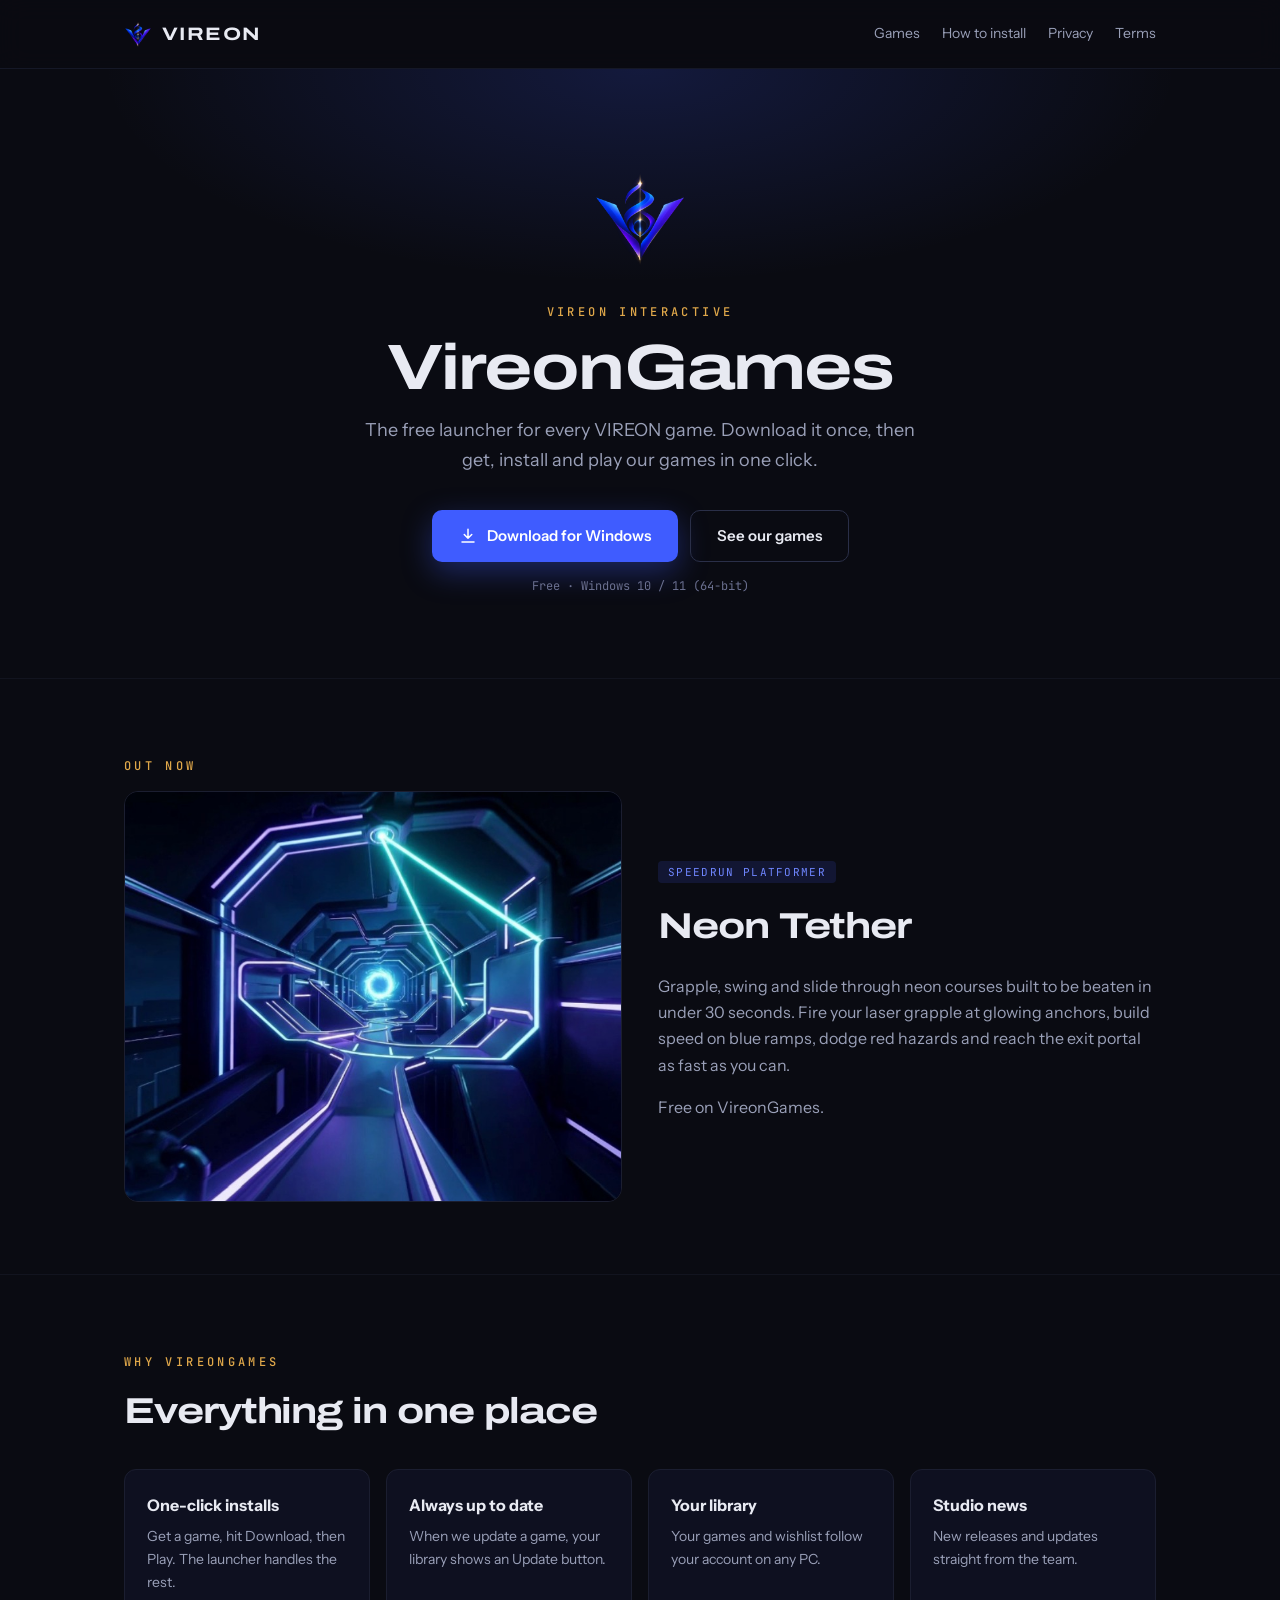
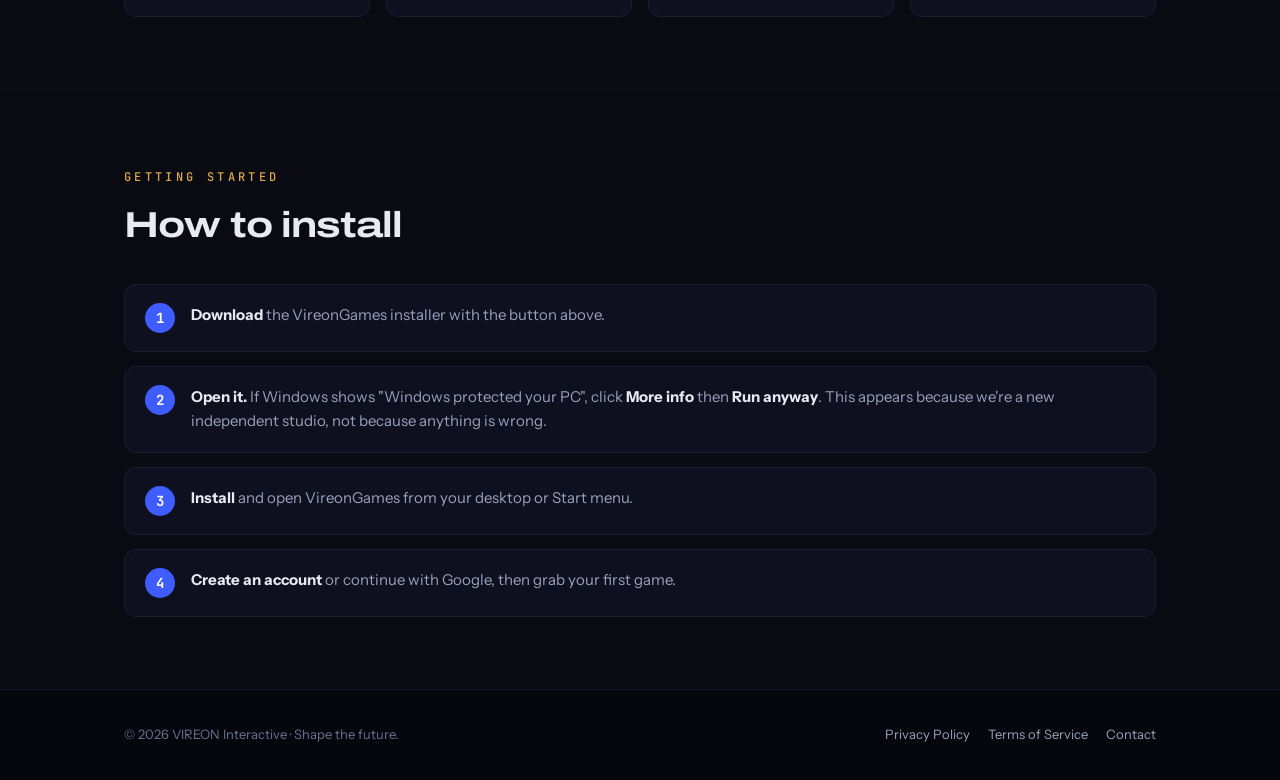
<file: index.html>
<!doctype html>
<html lang="en">
<head>
<meta charset="utf-8">
<meta name="viewport" content="width=device-width, initial-scale=1">
<title>VireonGames — Download the launcher</title>
<meta name="description" content="VireonGames is the free game launcher from VIREON Interactive. Download it for Windows and play Neon Tether.">
<link rel="icon" href="assets/favicon.png">
<link rel="preconnect" href="https://fonts.googleapis.com">
<link rel="preconnect" href="https://fonts.gstatic.com" crossorigin>
<link rel="stylesheet" href="https://fonts.googleapis.com/css2?family=Archivo:wdth,wght@125,700&family=Instrument+Sans:wght@400;500;600&family=JetBrains+Mono:wght@400;500&display=swap">
<link rel="stylesheet" href="style.css">
</head>
<body>
<header><div class="wrap">
  <a class="brand" href="./"><img src="assets/emblem.png" alt=""><span>VIREON</span></a>
  <nav><a href="#games">Games</a><a href="#install">How to install</a><a href="privacy.html">Privacy</a><a href="terms.html">Terms</a></nav>
</div></header>

<main>
  <div class="hero"><div class="wrap">
    <img class="emblem" src="assets/emblem.png" alt="VIREON emblem">
    <span class="eyebrow">VIREON Interactive</span>
    <h1 class="display">VireonGames</h1>
    <p class="lead">The free launcher for every VIREON game. Download it once, then get, install and play our games in one click.</p>
    <div class="actions">
      <a class="btn btn-blue" id="download" href="#install">
        <svg width="18" height="18" viewBox="0 0 24 24" fill="none" stroke="currentColor" stroke-width="2" stroke-linecap="round" stroke-linejoin="round"><path d="M12 3v12M7 10l5 5 5-5M4 20h16"/></svg>
        Download for Windows
      </a>
      <a class="btn btn-outline" href="#games">See our games</a>
    </div>
    <p class="note">Free · Windows 10 / 11 (64-bit)</p>
  </div></div>

  <section id="games"><div class="wrap">
    <span class="eyebrow">Out now</span>
    <div class="game" style="margin-top: 14px">
      <img src="assets/neon_tether.jpg" alt="Neon Tether key art">
      <div>
        <span class="tag">SPEEDRUN PLATFORMER</span>
        <h2 class="display" style="margin: 14px 0 12px">Neon Tether</h2>
        <p>Grapple, swing and slide through neon courses built to be beaten in under 30 seconds. Fire your laser grapple at glowing anchors, build speed on blue ramps, dodge red hazards and reach the exit portal as fast as you can.</p>
        <p>Free on VireonGames.</p>
      </div>
    </div>
  </div></section>

  <section><div class="wrap">
    <span class="eyebrow">Why VireonGames</span>
    <h2 class="display">Everything in one place</h2>
    <div class="cards">
      <div class="card"><b>One-click installs</b><p>Get a game, hit Download, then Play. The launcher handles the rest.</p></div>
      <div class="card"><b>Always up to date</b><p>When we update a game, your library shows an Update button.</p></div>
      <div class="card"><b>Your library</b><p>Your games and wishlist follow your account on any PC.</p></div>
      <div class="card"><b>Studio news</b><p>New releases and updates straight from the team.</p></div>
    </div>
  </div></section>

  <section id="install"><div class="wrap">
    <span class="eyebrow">Getting started</span>
    <h2 class="display">How to install</h2>
    <ol class="steps">
      <li><span><b>Download</b> the VireonGames installer with the button above.</span></li>
      <li><span><b>Open it.</b> If Windows shows "Windows protected your PC", click <b>More info</b> then <b>Run anyway</b>. This appears because we're a new independent studio, not because anything is wrong.</span></li>
      <li><span><b>Install</b> and open VireonGames from your desktop or Start menu.</span></li>
      <li><span><b>Create an account</b> or continue with Google, then grab your first game.</span></li>
    </ol>
  </div></section>
</main>

<footer><div class="wrap">
  <span>© <span id="year">2026</span> VIREON Interactive · Shape the future.</span>
  <nav><a href="privacy.html">Privacy Policy</a><a href="terms.html">Terms of Service</a><a href="mailto:vireoninteractive@gmail.com">Contact</a></nav>
</div></footer>

<script>
  // The download button always points at the newest installer in this site's GitHub Releases.
  (function () {
    var host = location.hostname;
    var m = host.match(/^([a-z0-9-]+)\.github\.io$/i);
    if (m) {
      var user = m[1];
      var repo = location.pathname.split('/').filter(Boolean)[0] || (user + '.github.io');
      document.getElementById('download').href =
        'https://github.com/' + user + '/' + repo + '/releases/latest/download/VireonGames-Setup.exe';
    }
    document.getElementById('year').textContent = new Date().getFullYear();
  })();
</script>
</body>
</html>
</file>
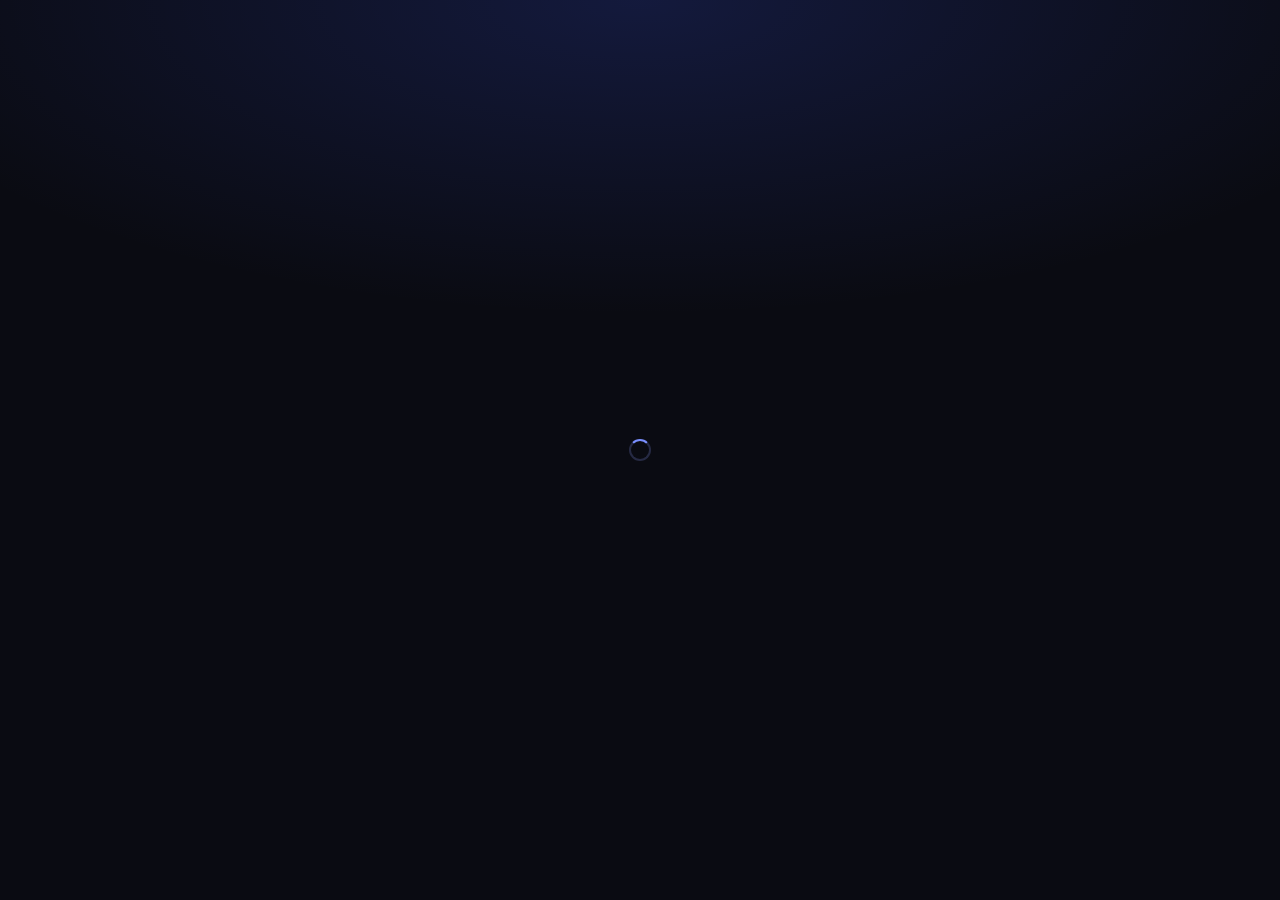
<file: owner/index.html>
<!doctype html>
<html lang="en">
<head>
<meta charset="utf-8">
<meta name="viewport" content="width=device-width, initial-scale=1, viewport-fit=cover">
<meta name="robots" content="noindex, nofollow">
<meta name="theme-color" content="#0A0B12">
<meta name="apple-mobile-web-app-capable" content="yes">
<meta name="mobile-web-app-capable" content="yes">
<meta name="apple-mobile-web-app-status-bar-style" content="black-translucent">
<meta name="apple-mobile-web-app-title" content="Vireon Owner">
<title>VireonGames Owner</title>
<link rel="manifest" href="manifest.webmanifest">
<link rel="apple-touch-icon" href="icons/apple-touch-icon.png">
<link rel="icon" href="icons/icon-192.png">
<link rel="preconnect" href="https://fonts.googleapis.com">
<link rel="preconnect" href="https://fonts.gstatic.com" crossorigin>
<link rel="stylesheet" href="https://fonts.googleapis.com/css2?family=Archivo:wdth,wght@125,700&family=Instrument+Sans:wght@400;500;600;700&family=JetBrains+Mono:wght@400;500;700&display=swap">
<link rel="stylesheet" href="owner.css">
</head>
<body>
<div id="app"></div>
<div id="toast" hidden></div>
<script src="supabase.js"></script>
<script src="owner.js"></script>
</body>
</html>
</file>
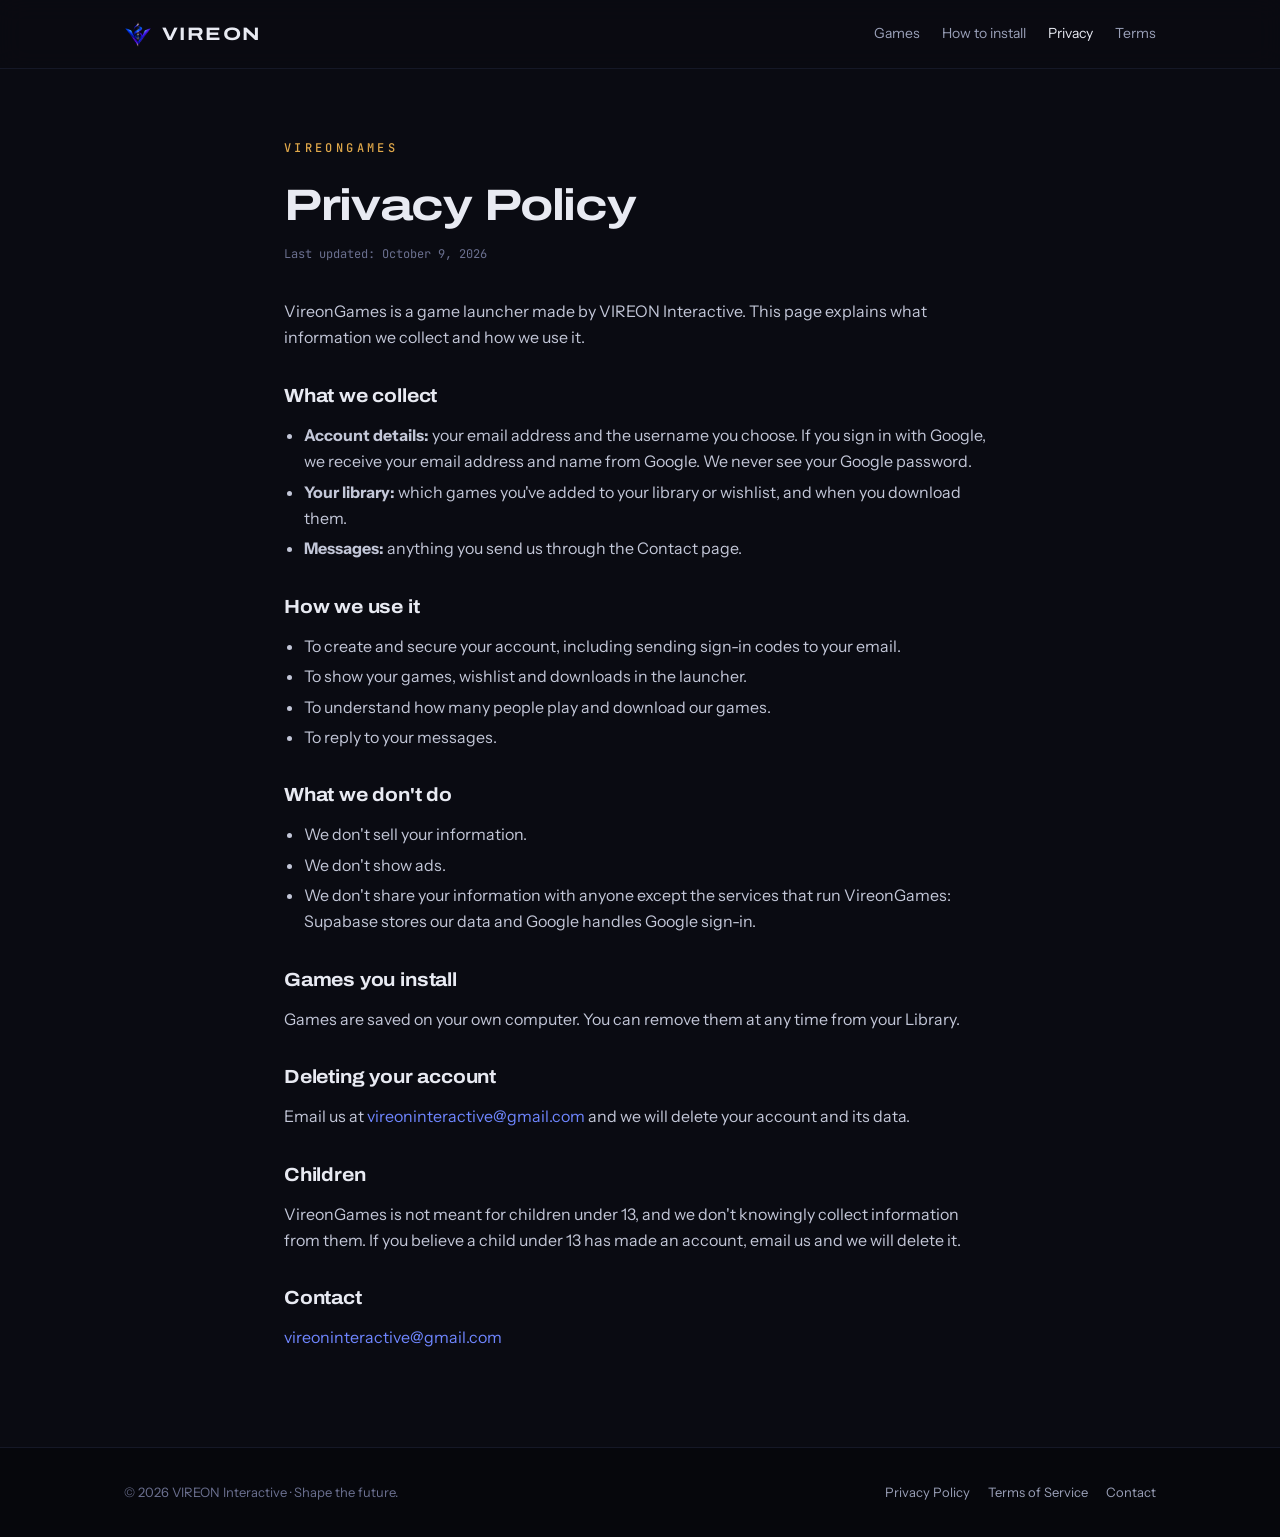
<file: privacy.html>
<!doctype html>
<html lang="en">
<head>
<meta charset="utf-8">
<meta name="viewport" content="width=device-width, initial-scale=1">
<title>Privacy Policy — VireonGames</title>
<link rel="icon" href="assets/favicon.png">
<link rel="preconnect" href="https://fonts.googleapis.com">
<link rel="preconnect" href="https://fonts.gstatic.com" crossorigin>
<link rel="stylesheet" href="https://fonts.googleapis.com/css2?family=Archivo:wdth,wght@110,700;125,700&family=Instrument+Sans:wght@400;500;600&family=JetBrains+Mono:wght@400;500&display=swap">
<link rel="stylesheet" href="style.css">
</head>
<body>
<header><div class="wrap">
  <a class="brand" href="./"><img src="assets/emblem.png" alt=""><span>VIREON</span></a>
  <nav><a href="./#games">Games</a><a href="./#install">How to install</a><a href="privacy.html" class="on">Privacy</a><a href="terms.html">Terms</a></nav>
</div></header>
<main class="legal">
<span class="eyebrow">VireonGames</span>
<h1 class="display">Privacy Policy</h1>
<p class="updated">Last updated: October 9, 2026</p>
<p>VireonGames is a game launcher made by VIREON Interactive. This page explains what information we collect and how we use it.</p>
<h2>What we collect</h2>
<ul>
<li><b>Account details:</b> your email address and the username you choose. If you sign in with Google, we receive your email address and name from Google. We never see your Google password.</li>
<li><b>Your library:</b> which games you've added to your library or wishlist, and when you download them.</li>
<li><b>Messages:</b> anything you send us through the Contact page.</li>
</ul>
<h2>How we use it</h2>
<ul>
<li>To create and secure your account, including sending sign-in codes to your email.</li>
<li>To show your games, wishlist and downloads in the launcher.</li>
<li>To understand how many people play and download our games.</li>
<li>To reply to your messages.</li>
</ul>
<h2>What we don't do</h2>
<ul>
<li>We don't sell your information.</li>
<li>We don't show ads.</li>
<li>We don't share your information with anyone except the services that run VireonGames: Supabase stores our data and Google handles Google sign-in.</li>
</ul>
<h2>Games you install</h2>
<p>Games are saved on your own computer. You can remove them at any time from your Library.</p>
<h2>Deleting your account</h2>
<p>Email us at <a href="mailto:vireoninteractive@gmail.com">vireoninteractive@gmail.com</a> and we will delete your account and its data.</p>
<h2>Children</h2>
<p>VireonGames is not meant for children under 13, and we don't knowingly collect information from them. If you believe a child under 13 has made an account, email us and we will delete it.</p>
<h2>Contact</h2>
<p><a href="mailto:vireoninteractive@gmail.com">vireoninteractive@gmail.com</a></p>
</main>
<footer><div class="wrap">
  <span>© 2026 VIREON Interactive · Shape the future.</span>
  <nav><a href="privacy.html">Privacy Policy</a><a href="terms.html">Terms of Service</a><a href="mailto:vireoninteractive@gmail.com">Contact</a></nav>
</div></footer>
</body>
</html>
</file>
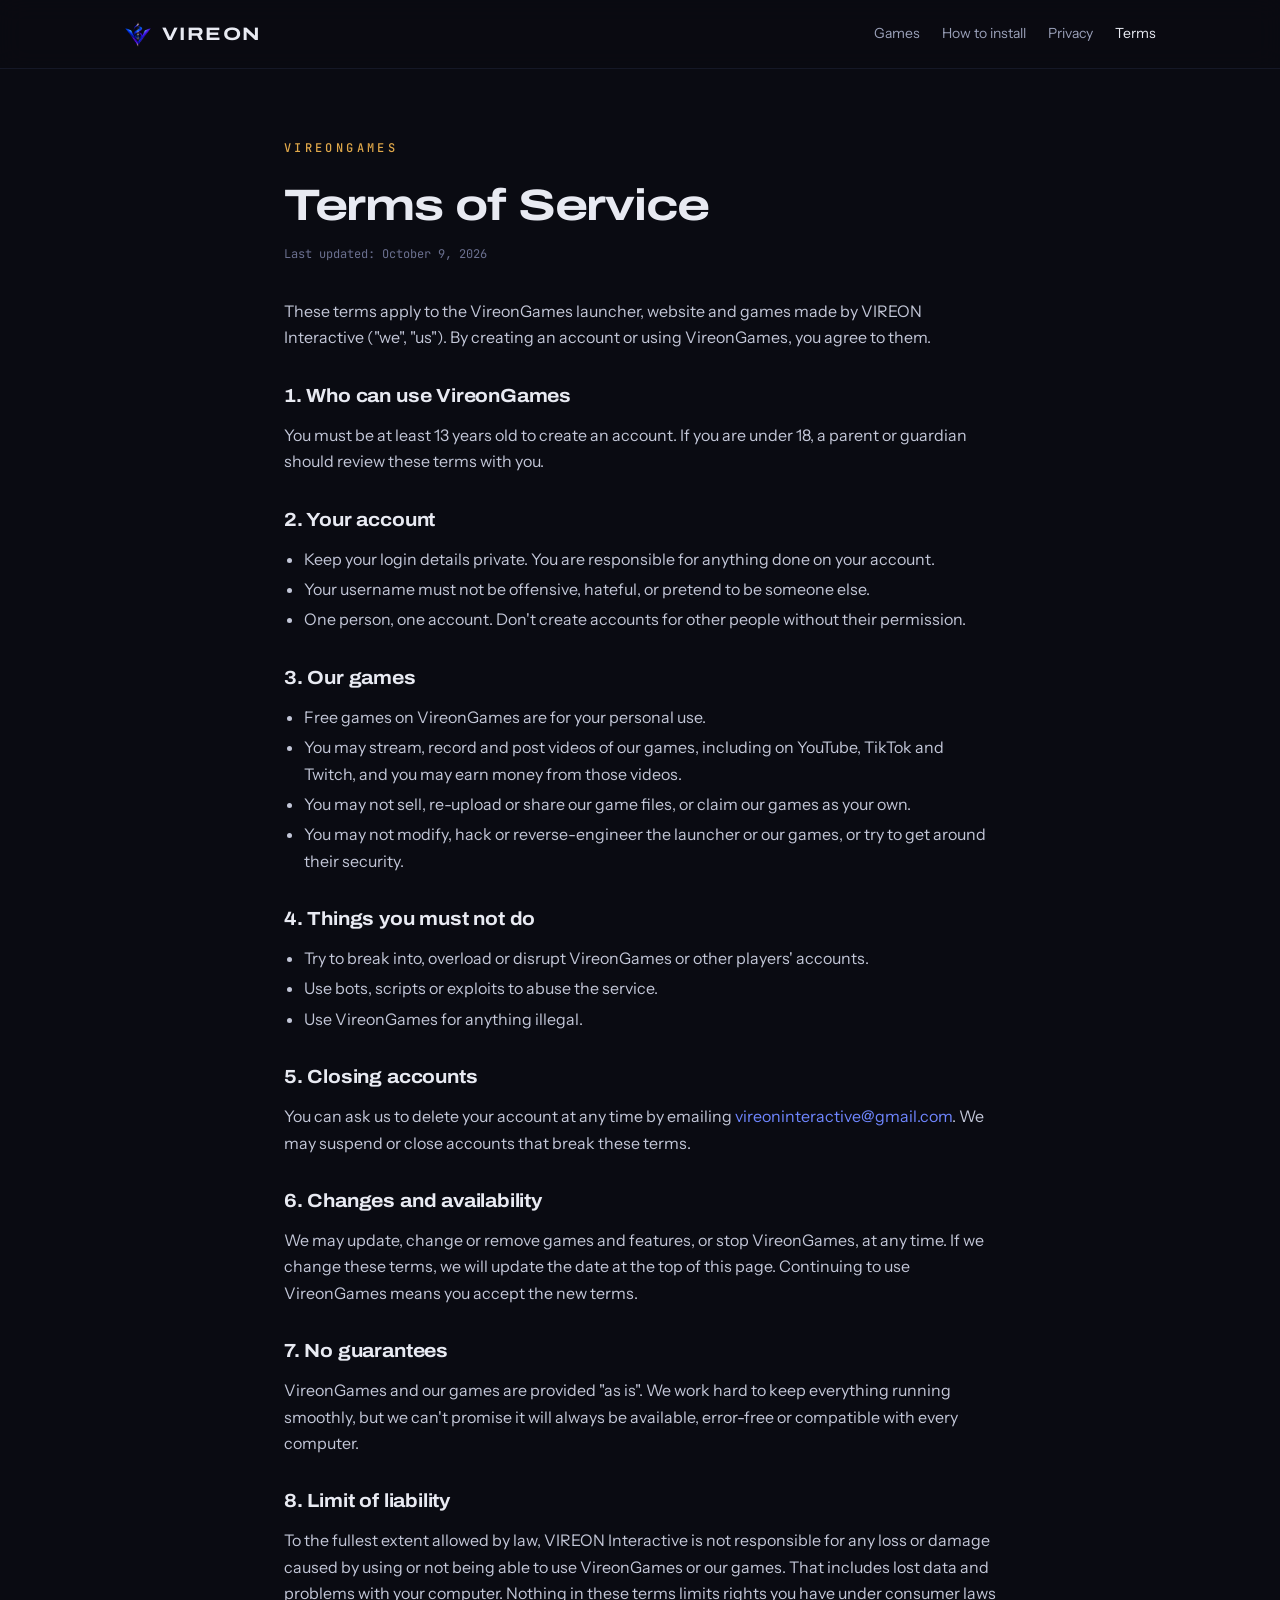
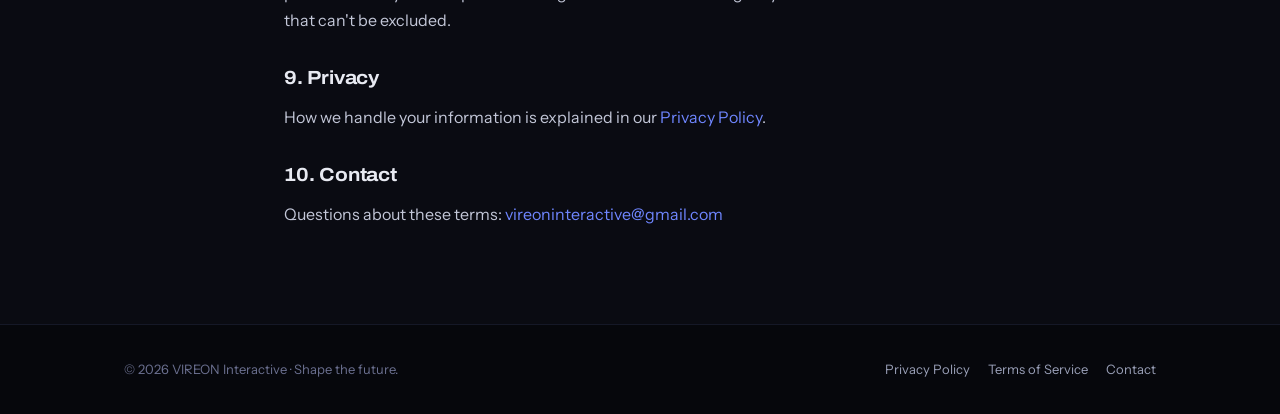
<file: terms.html>
<!doctype html>
<html lang="en">
<head>
<meta charset="utf-8">
<meta name="viewport" content="width=device-width, initial-scale=1">
<title>Terms of Service — VireonGames</title>
<link rel="icon" href="assets/favicon.png">
<link rel="preconnect" href="https://fonts.googleapis.com">
<link rel="preconnect" href="https://fonts.gstatic.com" crossorigin>
<link rel="stylesheet" href="https://fonts.googleapis.com/css2?family=Archivo:wdth,wght@110,700;125,700&family=Instrument+Sans:wght@400;500;600&family=JetBrains+Mono:wght@400;500&display=swap">
<link rel="stylesheet" href="style.css">
</head>
<body>
<header><div class="wrap">
  <a class="brand" href="./"><img src="assets/emblem.png" alt=""><span>VIREON</span></a>
  <nav><a href="./#games">Games</a><a href="./#install">How to install</a><a href="privacy.html">Privacy</a><a href="terms.html" class="on">Terms</a></nav>
</div></header>
<main class="legal">
<span class="eyebrow">VireonGames</span>
<h1 class="display">Terms of Service</h1>
<p class="updated">Last updated: October 9, 2026</p>
<p>These terms apply to the VireonGames launcher, website and games made by VIREON Interactive ("we", "us"). By creating an account or using VireonGames, you agree to them.</p>
<h2>1. Who can use VireonGames</h2>
<p>You must be at least 13 years old to create an account. If you are under 18, a parent or guardian should review these terms with you.</p>
<h2>2. Your account</h2>
<ul>
<li>Keep your login details private. You are responsible for anything done on your account.</li>
<li>Your username must not be offensive, hateful, or pretend to be someone else.</li>
<li>One person, one account. Don't create accounts for other people without their permission.</li>
</ul>
<h2>3. Our games</h2>
<ul>
<li>Free games on VireonGames are for your personal use.</li>
<li>You may stream, record and post videos of our games, including on YouTube, TikTok and Twitch, and you may earn money from those videos.</li>
<li>You may not sell, re-upload or share our game files, or claim our games as your own.</li>
<li>You may not modify, hack or reverse-engineer the launcher or our games, or try to get around their security.</li>
</ul>
<h2>4. Things you must not do</h2>
<ul>
<li>Try to break into, overload or disrupt VireonGames or other players' accounts.</li>
<li>Use bots, scripts or exploits to abuse the service.</li>
<li>Use VireonGames for anything illegal.</li>
</ul>
<h2>5. Closing accounts</h2>
<p>You can ask us to delete your account at any time by emailing <a href="mailto:vireoninteractive@gmail.com">vireoninteractive@gmail.com</a>. We may suspend or close accounts that break these terms.</p>
<h2>6. Changes and availability</h2>
<p>We may update, change or remove games and features, or stop VireonGames, at any time. If we change these terms, we will update the date at the top of this page. Continuing to use VireonGames means you accept the new terms.</p>
<h2>7. No guarantees</h2>
<p>VireonGames and our games are provided "as is". We work hard to keep everything running smoothly, but we can't promise it will always be available, error-free or compatible with every computer.</p>
<h2>8. Limit of liability</h2>
<p>To the fullest extent allowed by law, VIREON Interactive is not responsible for any loss or damage caused by using or not being able to use VireonGames or our games. That includes lost data and problems with your computer. Nothing in these terms limits rights you have under consumer laws that can't be excluded.</p>
<h2>9. Privacy</h2>
<p>How we handle your information is explained in our <a href="privacy.html">Privacy Policy</a>.</p>
<h2>10. Contact</h2>
<p>Questions about these terms: <a href="mailto:vireoninteractive@gmail.com">vireoninteractive@gmail.com</a></p>
</main>
<footer><div class="wrap">
  <span>© 2026 VIREON Interactive · Shape the future.</span>
  <nav><a href="privacy.html">Privacy Policy</a><a href="terms.html">Terms of Service</a><a href="mailto:vireoninteractive@gmail.com">Contact</a></nav>
</div></footer>
</body>
</html>
</file>
<file: style.css>
/* VireonGames website */
:root {
  --bg: #0A0B12; --bg-2: #06070C; --panel: #0E1020; --line: #1B1E30;
  --fg: #E8EAF2; --muted: #9AA0B8; --dim: #6B7090;
  --blue: #3F5CFF; --blue-text: #6F86FF; --gold: #E0A84A;
  --display: 'Archivo', 'Segoe UI', sans-serif;
  --body: 'Instrument Sans', 'Segoe UI', system-ui, sans-serif;
  --mono: 'JetBrains Mono', Consolas, monospace;
}
* { box-sizing: border-box; }
html, body { margin: 0; }
body { background: var(--bg); color: var(--fg); font: 16px/1.65 var(--body); -webkit-font-smoothing: antialiased; }
a { color: var(--blue-text); text-decoration: none; }
a:hover { color: var(--fg); }
img { max-width: 100%; display: block; }
.wrap { max-width: 1080px; margin: 0 auto; padding: 0 24px; }
.display { font-family: var(--display); font-stretch: 125%; font-weight: 700; letter-spacing: -0.03em; }
.eyebrow { font: 500 12px var(--mono); letter-spacing: 0.28em; text-transform: uppercase; color: var(--gold); }

/* header */
header { position: sticky; top: 0; z-index: 5; background: rgba(10,11,18,0.9); backdrop-filter: blur(12px); border-bottom: 1px solid #151827; }
header .wrap { height: 68px; display: flex; align-items: center; justify-content: space-between; gap: 16px; }
.brand { display: flex; align-items: center; gap: 10px; color: var(--fg); }
.brand img { width: 28px; }
.brand span { font: 700 18px var(--display); font-stretch: 125%; letter-spacing: 0.08em; }
nav { display: flex; gap: 22px; font-size: 14px; }
nav a { color: var(--muted); }
nav a:hover, nav a.on { color: var(--fg); }

/* buttons */
.btn { display: inline-flex; align-items: center; justify-content: center; gap: 10px; height: 52px; padding: 0 26px; border-radius: 10px; font: 600 15px var(--body); border: 1px solid transparent; cursor: pointer; }
.btn-blue { background: var(--blue); color: #fff; box-shadow: 0 10px 30px rgba(63,92,255,0.35); }
.btn-blue:hover { background: #5470FF; color: #fff; }
.btn-outline { border-color: #2A2F48; color: var(--fg); }
.btn-outline:hover { border-color: var(--blue-text); }

/* hero */
.hero { padding: 96px 0 72px; text-align: center; background: radial-gradient(ellipse 60% 50% at 50% 0%, rgba(63,92,255,0.18), transparent 70%); }
.hero img.emblem { width: 96px; margin: 0 auto 26px; }
.hero h1 { margin: 12px 0 16px; font-size: clamp(36px, 6vw, 64px); line-height: 1.02; }
.hero p.lead { margin: 0 auto 34px; max-width: 560px; color: var(--muted); font-size: 18px; }
.hero .actions { display: flex; gap: 12px; justify-content: center; flex-wrap: wrap; }
.hero .note { margin-top: 16px; font: 12px var(--mono); color: var(--dim); }

/* sections */
section { padding: 72px 0; border-top: 1px solid #12141F; }
h2 { margin: 8px 0 28px; font-size: clamp(26px, 4vw, 36px); }
.cards { display: grid; grid-template-columns: repeat(auto-fit, minmax(230px, 1fr)); gap: 16px; }
.card { background: var(--panel); border: 1px solid var(--line); border-radius: 12px; padding: 22px; }
.card b { display: block; margin-bottom: 6px; font-size: 16px; }
.card p { margin: 0; color: var(--muted); font-size: 14px; }

.game { display: grid; grid-template-columns: minmax(0, 1fr) minmax(0, 1fr); gap: 36px; align-items: center; }
.game img { border-radius: 14px; border: 1px solid var(--line); width: 100%; }
.game p { color: var(--muted); }
.tag { display: inline-block; padding: 4px 10px; border-radius: 4px; background: rgba(63,92,255,0.14); color: var(--blue-text); font: 11px var(--mono); letter-spacing: 0.12em; }

.steps { counter-reset: s; display: grid; gap: 14px; padding: 0; margin: 0; list-style: none; }
.steps li { counter-increment: s; display: flex; gap: 16px; align-items: flex-start; background: var(--panel); border: 1px solid var(--line); border-radius: 12px; padding: 18px 20px; }
.steps li::before { content: counter(s); flex: 0 0 30px; height: 30px; border-radius: 50%; display: grid; place-items: center; background: var(--blue); color: #fff; font: 700 14px var(--mono); }
.steps li span { color: var(--muted); font-size: 15px; }
.steps li b { color: var(--fg); }

/* legal pages */
.legal { max-width: 760px; margin: 0 auto; padding: 64px 24px 80px; }
.legal h1 { font-size: clamp(32px, 5vw, 44px); margin: 10px 0 4px; }
.legal .updated { font: 12px var(--mono); color: var(--dim); margin: 0 0 36px; }
.legal h2 { font: 700 19px var(--display); font-stretch: 110%; letter-spacing: -0.01em; margin: 34px 0 10px; }
.legal p, .legal li { color: #C3C7D8; }
.legal ul { padding-left: 20px; }
.legal li { margin: 4px 0; }

/* footer */
footer { border-top: 1px solid #151827; background: var(--bg-2); padding: 34px 0; }
footer .wrap { display: flex; justify-content: space-between; align-items: center; gap: 16px; flex-wrap: wrap; font-size: 13px; color: var(--dim); }
footer nav { gap: 18px; font-size: 13px; }

@media (max-width: 760px) {
  header nav { display: none; }
  .game { grid-template-columns: 1fr; }
  .hero { padding: 64px 0 52px; }
}
</file>
<file: owner/owner.css>
/* VireonGames Owner — phone app styles */
:root {
  --bg: #0A0B12; --bg-2: #06070C; --panel: #0F1121; --panel-2: #141730; --line: #1D2036; --line-2: #262A44;
  --fg: #E8EAF2; --muted: #9AA0B8; --dim: #6B7090;
  --blue: #3F5CFF; --blue-text: #7A8FFF; --gold: #E0A84A; --green: #5BD39A; --red: #FF8A8A;
  --display: 'Archivo', -apple-system, 'SF Pro Display', system-ui, sans-serif;
  --body: 'Instrument Sans', -apple-system, system-ui, sans-serif;
  --mono: 'JetBrains Mono', ui-monospace, Menlo, monospace;
  --safe-top: env(safe-area-inset-top, 0px);
  --safe-bottom: env(safe-area-inset-bottom, 0px);
}
* { box-sizing: border-box; -webkit-tap-highlight-color: transparent; }
html, body { margin: 0; min-height: 100%; }
body { background: var(--bg); color: var(--fg); font: 16px/1.5 var(--body); -webkit-font-smoothing: antialiased; overscroll-behavior-y: none; }
button, input, textarea, select { font: inherit; color: inherit; }
a { color: var(--blue-text); text-decoration: none; }
.display { font-family: var(--display); font-stretch: 125%; font-weight: 700; letter-spacing: -0.02em; }
.mono { font-family: var(--mono); }
.muted { color: var(--muted); }

/* layout */
.screen { min-height: 100vh; min-height: 100dvh; padding: calc(var(--safe-top) + 18px) 18px calc(var(--safe-bottom) + 96px); }
.top { display: flex; align-items: center; justify-content: space-between; gap: 12px; margin-bottom: 18px; }
.brand { display: flex; align-items: center; gap: 10px; }
.brand img { width: 30px; height: auto; }
.brand b { font: 700 15px var(--mono); letter-spacing: 0.14em; }
.brand small { display: block; font: 500 10px var(--mono); letter-spacing: 0.2em; color: var(--gold); }
h1.title { margin: 0 0 4px; font-size: 30px; line-height: 1.1; }
.sub { margin: 0 0 18px; color: var(--muted); font-size: 14px; }

/* bottom tabs */
.tabs { position: fixed; left: 0; right: 0; bottom: 0; z-index: 10; display: grid; grid-template-columns: repeat(4, 1fr); padding: 8px 8px calc(var(--safe-bottom) + 8px); background: rgba(8,9,16,0.94); backdrop-filter: blur(14px); -webkit-backdrop-filter: blur(14px); border-top: 1px solid var(--line); }
.tabs a { position: relative; display: flex; flex-direction: column; align-items: center; gap: 4px; padding: 6px 0; color: var(--dim); font: 600 11px var(--body); }
.tabs a.on { color: var(--fg); }
.tabs a.on svg { color: var(--blue-text); }
.tabs .dot { position: absolute; top: 2px; left: calc(50% + 8px); min-width: 17px; height: 17px; padding: 0 5px; border-radius: 9px; background: var(--blue); color: #fff; font: 700 10px/17px var(--mono); text-align: center; }

/* cards & lists */
.card { background: var(--panel); border: 1px solid var(--line); border-radius: 16px; padding: 16px; }
.stack { display: flex; flex-direction: column; gap: 10px; }
.grid2 { display: grid; grid-template-columns: 1fr 1fr; gap: 10px; }
.stat .k { font: 600 10px var(--mono); letter-spacing: 0.14em; text-transform: uppercase; color: var(--muted); }
.stat .v { display: block; margin-top: 6px; font: 700 28px var(--display); font-stretch: 125%; }
.stat .s { font: 11px var(--mono); color: var(--dim); }
.label { font: 600 10px var(--mono); letter-spacing: 0.16em; text-transform: uppercase; color: var(--muted); }

.ev { display: flex; gap: 12px; align-items: flex-start; padding: 14px; background: var(--panel); border: 1px solid var(--line); border-radius: 14px; }
.ev .ic { flex: 0 0 38px; height: 38px; border-radius: 11px; display: grid; place-items: center; background: var(--panel-2); }
.ev .ic.like { color: var(--blue-text); background: rgba(63,92,255,0.14); }
.ev .ic.dislike { color: var(--red); background: rgba(255,138,138,0.1); }
.ev .ic.comment { color: var(--gold); background: rgba(224,168,74,0.12); }
.ev .ic.download { color: var(--green); background: rgba(91,211,154,0.12); }
.ev .ic.signup { color: #C9A7FF; background: rgba(150,110,255,0.14); }
.ev .t { font-weight: 600; font-size: 15px; }
.ev .b { margin-top: 2px; color: #C3C7D8; font-size: 14px; overflow-wrap: anywhere; }
.ev .w { margin-top: 4px; font: 11px var(--mono); color: var(--dim); }
.day { margin: 14px 2px 2px; font: 600 11px var(--mono); letter-spacing: 0.14em; text-transform: uppercase; color: var(--dim); }

.chips { display: flex; gap: 6px; margin-bottom: 14px; overflow-x: auto; }
.chip { flex: 0 0 auto; height: 34px; padding: 0 14px; border-radius: 17px; border: 1px solid var(--line-2); background: transparent; color: var(--muted); font: 600 12px var(--mono); }
.chip.on { background: var(--blue); border-color: var(--blue); color: #fff; }

/* feedback */
.fb .head { display: flex; flex-wrap: wrap; align-items: center; gap: 8px; font-size: 13px; }
.fb .head b { font-size: 15px; }
.fb .text { margin: 8px 0 0; white-space: pre-wrap; overflow-wrap: anywhere; }
.fb.new { border-color: #34418C; }
.tag { padding: 2px 7px; border-radius: 5px; font: 700 10px var(--mono); letter-spacing: 0.08em; }
.tag.new { background: var(--blue); color: #fff; }
.tag.up { background: rgba(63,92,255,0.16); color: var(--blue-text); }
.tag.down { background: rgba(255,138,138,0.12); color: var(--red); }
.reply { margin-top: 10px; padding: 10px 12px; border-radius: 10px; background: rgba(224,168,74,0.06); border: 1px solid #3A3020; }
.reply .who { font: 700 10px var(--mono); letter-spacing: 0.1em; color: var(--gold); text-transform: uppercase; }
.reply p { margin: 4px 0 0; font-size: 14px; white-space: pre-wrap; overflow-wrap: anywhere; }
.row { display: flex; gap: 8px; margin-top: 12px; }

/* forms & buttons */
.field { display: flex; flex-direction: column; gap: 6px; margin-bottom: 12px; }
.input { width: 100%; height: 50px; padding: 0 14px; border-radius: 12px; border: 1px solid var(--line-2); background: #080912; font-size: 16px; }
textarea.input { height: 84px; padding: 12px 14px; resize: none; line-height: 1.4; }
.input:focus { outline: none; border-color: var(--blue-text); box-shadow: 0 0 0 3px rgba(63,92,255,0.2); }
.code { text-align: center; font: 700 26px var(--mono); letter-spacing: 0.4em; }
.btn { display: inline-flex; align-items: center; justify-content: center; gap: 8px; height: 50px; padding: 0 18px; border-radius: 12px; border: 1px solid transparent; font: 700 15px var(--body); cursor: pointer; }
.btn.full { width: 100%; }
.btn.blue { background: var(--blue); color: #fff; }
.btn.white { background: #EEF0F6; color: #0A0B12; }
.btn.ghost { background: transparent; border-color: var(--line-2); color: var(--fg); }
.btn.danger { background: transparent; border-color: #4A2A2E; color: var(--red); }
.btn.sm { height: 38px; padding: 0 14px; font-size: 13px; border-radius: 10px; }
.btn[disabled] { opacity: 0.55; }
.link { background: none; border: 0; padding: 0; color: var(--blue-text); font-size: 14px; cursor: pointer; }
.error { margin: 0 0 12px; color: var(--red); font-size: 14px; }
.ok { color: var(--green); }

/* sign-in */
.auth { min-height: 100vh; min-height: 100dvh; display: flex; flex-direction: column; justify-content: center; padding: calc(var(--safe-top) + 24px) 22px calc(var(--safe-bottom) + 24px); background: radial-gradient(ellipse 90% 50% at 50% 0%, rgba(63,92,255,0.18), transparent 70%); }
.auth .emblem { width: 76px; margin: 0 auto 18px; display: block; }
.auth h1 { text-align: center; margin: 0 0 6px; font-size: 28px; }
.auth p.lead { text-align: center; margin: 0 0 26px; color: var(--muted); font-size: 14px; }

/* status banner */
.banner { display: flex; gap: 12px; align-items: center; padding: 14px; margin-bottom: 14px; border-radius: 14px; background: linear-gradient(90deg, rgba(63,92,255,0.22), rgba(90,52,242,0.14)); border: 1px solid #34418C; }
.banner p { margin: 0; font-size: 14px; }
.steps { margin: 10px 0 0; padding-left: 20px; color: #C3C7D8; font-size: 14px; }
.steps li { margin: 6px 0; }
.status { display: flex; align-items: center; gap: 10px; font-weight: 600; }
.status i { width: 10px; height: 10px; border-radius: 50%; background: var(--dim); }
.status.on i { background: var(--green); box-shadow: 0 0 10px rgba(91,211,154,0.7); }

.empty { padding: 40px 10px; text-align: center; color: var(--muted); font-size: 14px; }
.spin { width: 22px; height: 22px; margin: 40px auto; border: 2px solid var(--line-2); border-top-color: var(--blue-text); border-radius: 50%; animation: spin 0.8s linear infinite; }
@keyframes spin { to { transform: rotate(360deg); } }

#toast { position: fixed; left: 16px; right: 16px; bottom: calc(var(--safe-bottom) + 86px); z-index: 30; padding: 13px 16px; border-radius: 12px; background: #1A1F3D; border: 1px solid #34418C; font-size: 14px; text-align: center; box-shadow: 0 12px 30px rgba(0,0,0,0.5); }
#toast.bad { background: #3A1C22; border-color: #6A2E36; }
</file>
